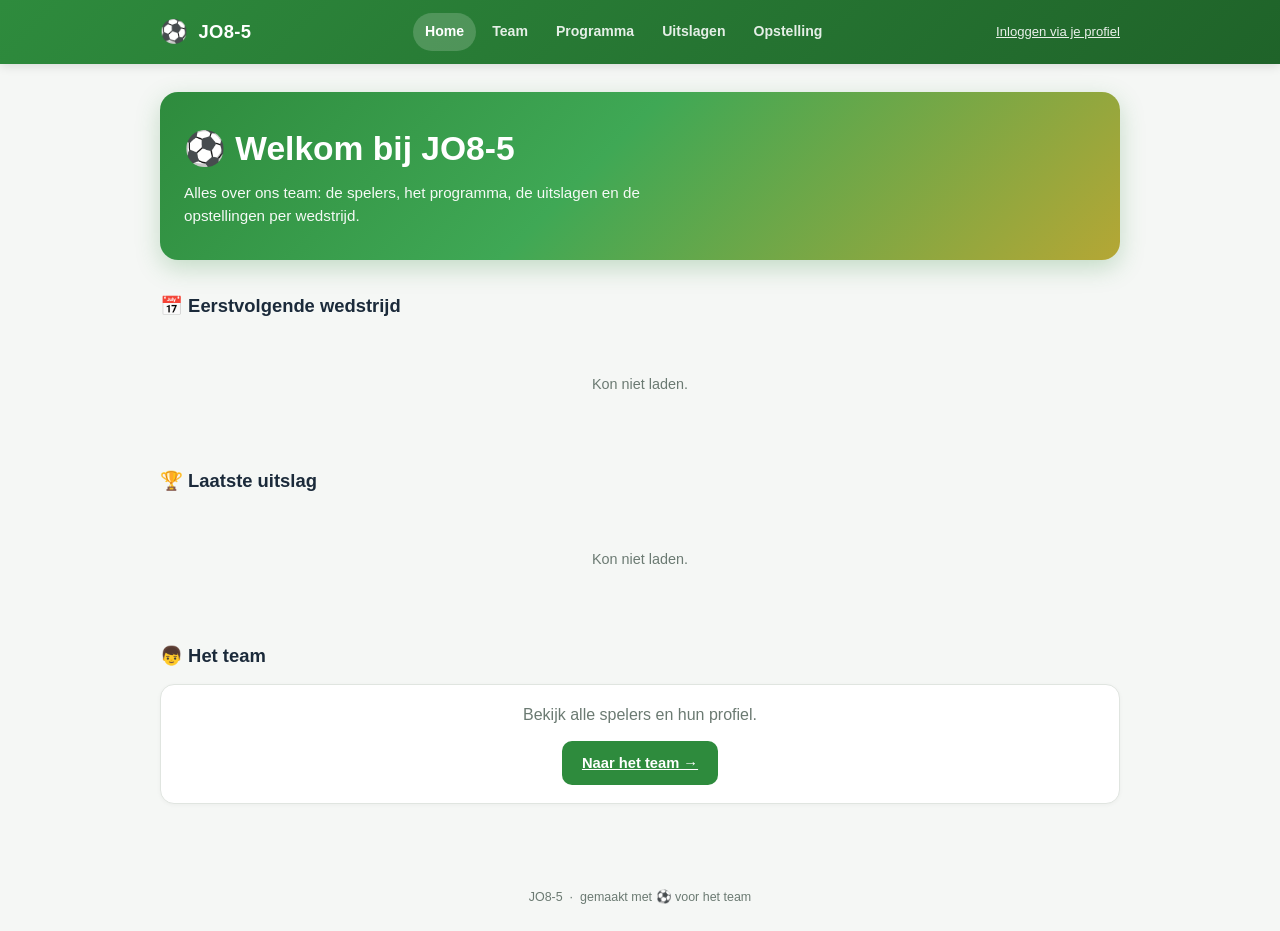
<file: index.html>
<!DOCTYPE html>
<html lang="nl">
<head>
<meta charset="UTF-8" />
<meta name="viewport" content="width=device-width, initial-scale=1.0" />
<title>JO8-5</title>
<meta name="description" content="Teamsite van voetbalteam JO8-5: spelers, programma, uitslagen en opstellingen." />
<link rel="stylesheet" href="style.css" />
</head>
<body>

<div id="content">
  <main>
    <div class="hero">
      <h1>⚽ Welkom bij JO8-5</h1>
      <p>Alles over ons team: de spelers, het programma, de uitslagen en de opstellingen per wedstrijd.</p>
    </div>

    <div class="sectie-titel">📅 Eerstvolgende wedstrijd</div>
    <div id="volgende-wedstrijd"><div class="leeg-melding">Laden…</div></div>

    <div class="sectie-titel">🏆 Laatste uitslag</div>
    <div id="laatste-uitslag"><div class="leeg-melding">Laden…</div></div>

    <div class="sectie-titel">👦 Het team</div>
    <div class="card" style="text-align:center">
      <p style="margin-bottom:14px;color:var(--text-muted)">Bekijk alle spelers en hun profiel.</p>
      <a href="spelers.html" class="btn">Naar het team →</a>
    </div>
  </main>
</div>

<script src="shared.js"></script>
<script>
renderHeader('home');
renderFooter();

async function laadHome() {
  const volgendeEl = document.getElementById('volgende-wedstrijd');
  const uitslagEl = document.getElementById('laatste-uitslag');

  if (!IS_CONFIGURED) {
    const msg = '<div class="leeg-melding"><div class="icoon">🔧</div>De site is nog niet gekoppeld aan de database.</div>';
    volgendeEl.innerHTML = msg;
    uitslagEl.innerHTML = msg;
    return;
  }

  try {
    const resp = await fetch(`${SUPABASE_URL}/rest/v1/wedstrijden?eigen_score=is.null&order=datum.asc&limit=1`, { headers: HEADERS });
    const data = await resp.json();
    if (data && data.length > 0) {
      const w = data[0];
      volgendeEl.innerHTML = `
        <div class="card">
          <div class="wedstrijd-rij" style="border:none;padding:0">
            <div class="wedstrijd-datum">${formatDatum(w.datum)}${w.tijd ? ' · ' + w.tijd.slice(0,5) : ''}</div>
            <div class="wedstrijd-info">
              <div class="wedstrijd-tegenstander">JO8-5 ${w.thuis_uit === 'uit' ? '−' : 'vs'} ${escapeHtml(w.tegenstander)}</div>
              <div class="wedstrijd-detail">
                ${w.thuis_uit ? `<span class="badge-thuis-uit ${w.thuis_uit}">${w.thuis_uit}</span>` : ''}
                ${w.locatie ? ' · ' + escapeHtml(w.locatie) : ''}
              </div>
            </div>
          </div>
        </div>`;
    } else {
      volgendeEl.innerHTML = '<div class="leeg-melding"><div class="icoon">📭</div>Nog geen wedstrijd op het programma.</div>';
    }
  } catch (e) {
    volgendeEl.innerHTML = '<div class="leeg-melding">Kon niet laden.</div>';
  }

  try {
    const resp = await fetch(`${SUPABASE_URL}/rest/v1/wedstrijden?eigen_score=not.is.null&order=datum.desc&limit=1`, { headers: HEADERS });
    const data = await resp.json();
    if (data && data.length > 0) {
      const w = data[0];
      uitslagEl.innerHTML = `
        <div class="card">
          <div class="wedstrijd-rij" style="border:none;padding:0">
            <div class="wedstrijd-datum">${formatDatum(w.datum)}</div>
            <div class="wedstrijd-info">
              <div class="wedstrijd-tegenstander">JO8-5 ${w.thuis_uit === 'uit' ? '−' : 'vs'} ${escapeHtml(w.tegenstander)}</div>
            </div>
            <div class="wedstrijd-score">${w.eigen_score} - ${w.tegen_score}</div>
            ${w.verslag ? `<div class="wedstrijd-verslag">${escapeHtml(w.verslag)}</div>` : ''}
          </div>
        </div>`;
    } else {
      uitslagEl.innerHTML = '<div class="leeg-melding"><div class="icoon">⚽</div>Nog geen wedstrijden gespeeld.</div>';
    }
  } catch (e) {
    uitslagEl.innerHTML = '<div class="leeg-melding">Kon niet laden.</div>';
  }
}

laadHome();
</script>
</body>
</html>
</file>
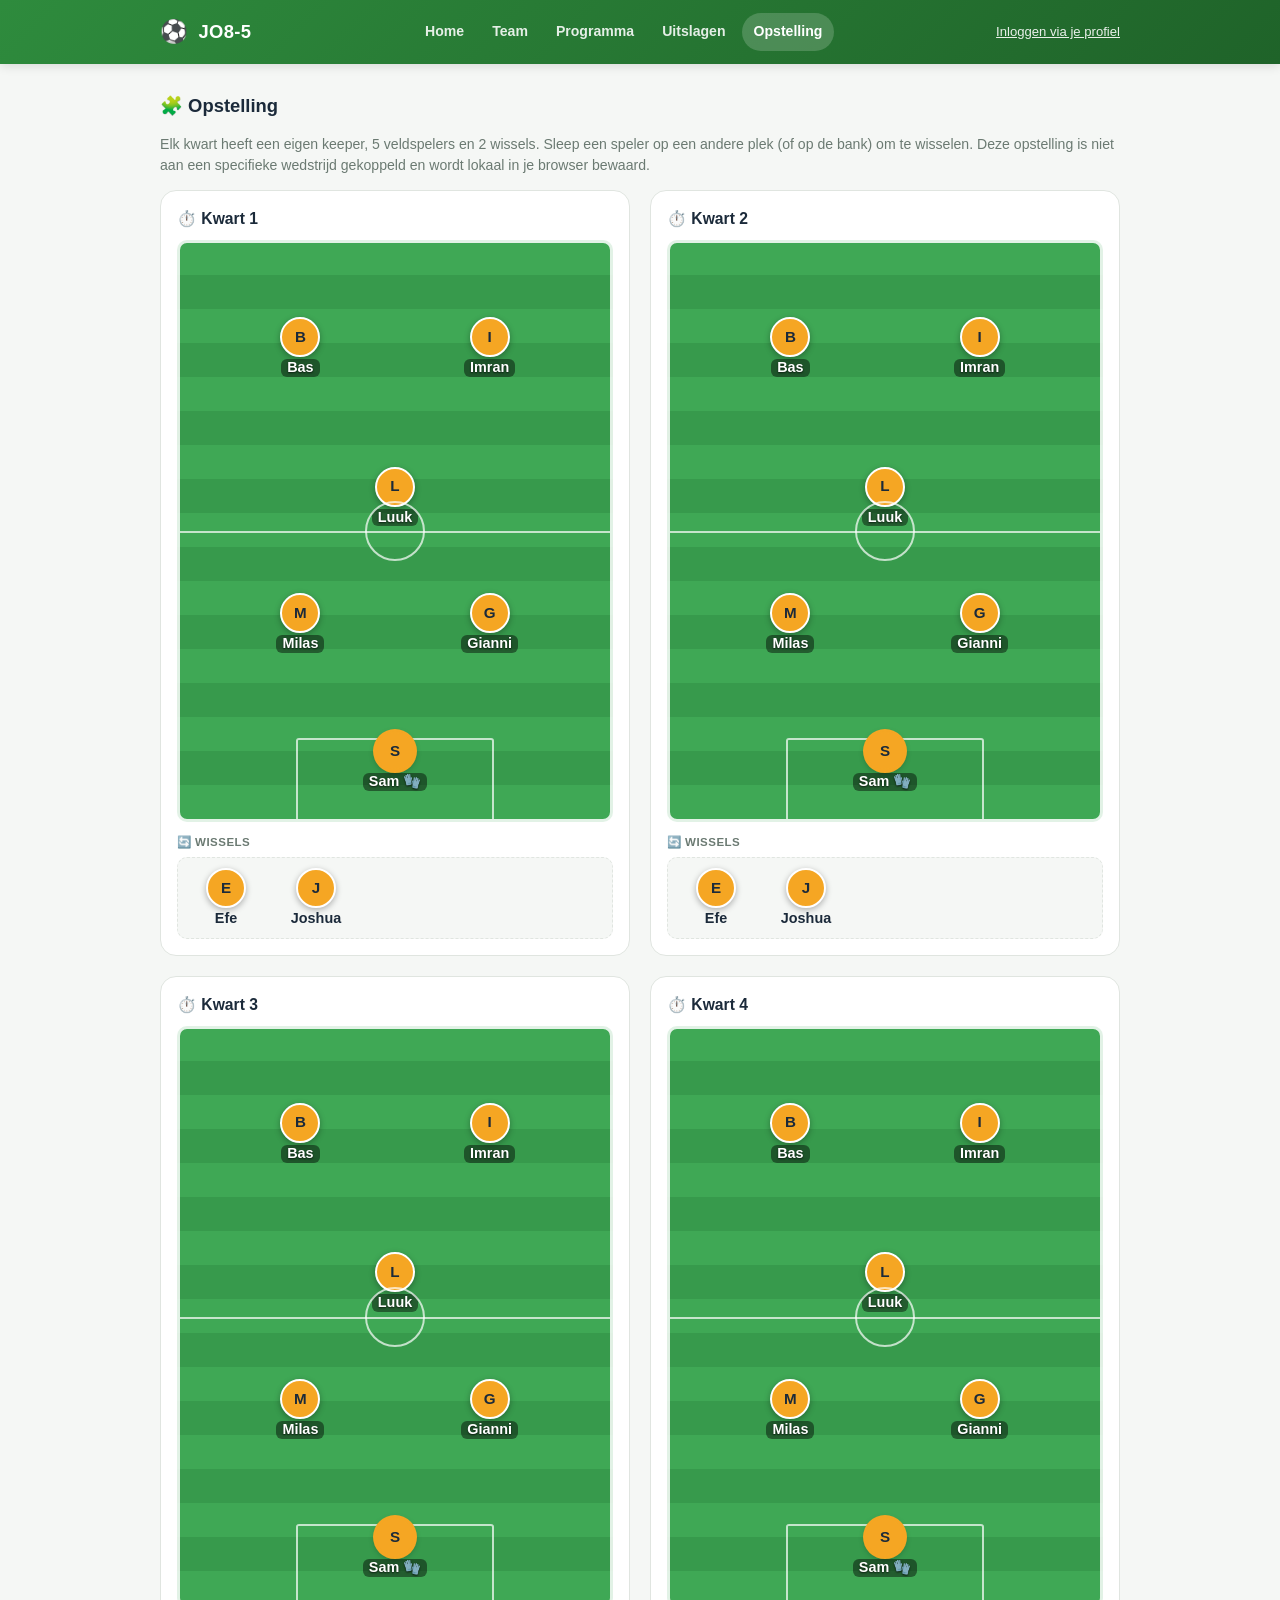
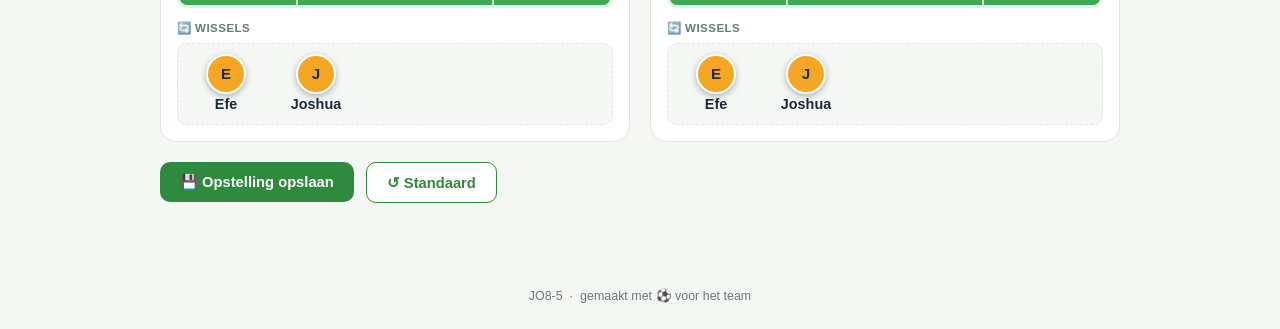
<file: opstelling.html>
<!DOCTYPE html>
<html lang="nl">
<head>
<meta charset="UTF-8" />
<meta name="viewport" content="width=device-width, initial-scale=1.0" />
<title>Opstelling – JO8-5</title>
<link rel="stylesheet" href="style.css" />
</head>
<body>

<main>
  <div class="sectie-titel" style="margin-top:0">🧩 Opstelling</div>
  <p style="color:var(--text-muted);font-size:0.88rem;margin-bottom:14px">Elk kwart heeft een eigen keeper, 5 veldspelers en 2 wissels. Sleep een speler op een andere plek (of op de bank) om te wisselen. Deze opstelling is niet aan een specifieke wedstrijd gekoppeld en wordt lokaal in je browser bewaard.</p>

  <div id="opstelling-inhoud"><div class="leeg-melding">Laden…</div></div>
</main>

<script src="shared.js"></script>
<script>
renderHeader('opstelling');
renderFooter();

// Deze pagina werkt zonder database: de spelers komen uit SPELERS_NAMEN
// (shared.js) en de opstelling wordt lokaal opgeslagen (localStorage),
// niet gekoppeld aan een wedstrijd uit Supabase.
const MAG_BEWERKEN = true;
const LOKALE_OPSLAG_KEY = 'jo85_opstelling_lokaal';

// Vaste veldposities: index 0 = keeper, 1-2 = verdedigers, 3 = middenvelder, 4-5 = aanvallers
// Opstelling 2-1-2: keeper, 2 verdedigers, 1 middenvelder (mid-mid), 2 aanvallers
const POSITIES = [
  { x: 50, y: 90, rol: 'keeper' },
  { x: 28, y: 66 }, { x: 72, y: 66 },   // verdedigers
  { x: 50, y: 44 },                      // middenvelder
  { x: 28, y: 18 }, { x: 72, y: 18 },   // aanvallers
];

const SPELERS = SPELERS_NAMEN.map((naam, i) => ({ id: i + 1, naam, foto_url: null }));
const SPELERS_BY_ID = Object.fromEntries(SPELERS.map(s => [s.id, s]));
let KWART_DATA = {}; // { 1: {spelers:[id x6], wissels:[id x2]}, 2: {...}, 3: {...}, 4: {...} }

function chipHtml(spelerId, kwart, slotType, slotIndex, rol) {
  const s = SPELERS_BY_ID[spelerId];
  if (!s) return '';
  const foto = s.foto_url
    ? `<img class="chip-foto" src="${s.foto_url}" alt="" onerror="this.outerHTML='<div class=chip-avatar>${escapeHtml((s.naam||'?')[0])}</div>'" />`
    : `<div class="chip-avatar">${escapeHtml((s.naam||'?')[0])}</div>`;
  return `
    <div class="speler-chip ${rol==='keeper'?'keeper':''} ${MAG_BEWERKEN?'':'niet-bewerkbaar'}"
         data-kwart="${kwart}" data-slot-type="${slotType}" data-slot-index="${slotIndex}" data-speler-id="${spelerId}">
      ${foto}
      <div class="chip-naam">${escapeHtml(s.naam)}${rol==='keeper' ? ' 🧤' : ''}</div>
    </div>`;
}

function renderKwart(kwart) {
  const data = KWART_DATA[kwart];
  const veldSlots = POSITIES.map((pos, i) => `
    <div class="veld-slot" style="left:${pos.x}%;top:${pos.y}%">
      ${chipHtml(data.spelers[i], kwart, 'veld', i, pos.rol)}
    </div>`).join('');

  const bankChips = data.wissels.map((id, i) => chipHtml(id, kwart, 'bank', i, null)).join('');

  return `
    <div class="kwart-blok" data-kwart-blok="${kwart}">
      <div class="kwart-titel">⏱️ Kwart ${kwart}</div>
      <div class="veld" data-kwart-veld="${kwart}">
        <div class="goal-box"></div>
        ${veldSlots}
      </div>
      <div class="bank-wrap">
        <div class="bank-titel">🔄 Wissels</div>
        <div class="bank-rij" data-kwart-bank="${kwart}">${bankChips}</div>
      </div>
    </div>`;
}

function renderAlleKwarten() {
  const wrap = document.getElementById('opstelling-inhoud');
  let html = `<div class="kwarten-grid">${[1,2,3,4].map(renderKwart).join('')}</div>`;
  if (MAG_BEWERKEN) {
    html += `
      <div style="margin-top:20px;display:flex;align-items:center;gap:12px">
        <button class="btn" id="btn-opslaan-opstelling">💾 Opstelling opslaan</button>
        <button class="btn secundair" id="btn-reset-opstelling">↺ Standaard</button>
        <span id="opslaan-status" style="font-size:0.85rem;color:var(--text-muted)"></span>
      </div>`;
  }
  wrap.innerHTML = html;
  if (MAG_BEWERKEN) {
    document.getElementById('btn-opslaan-opstelling').addEventListener('click', slaOpstellingOp);
    document.getElementById('btn-reset-opstelling').addEventListener('click', () => {
      if (!confirm('Terug naar de standaardindeling? Lokaal opgeslagen wijzigingen gaan verloren.')) return;
      localStorage.removeItem(LOKALE_OPSLAG_KEY);
      KWART_DATA = { 1: standaardKwartData(), 2: standaardKwartData(), 3: standaardKwartData(), 4: standaardKwartData() };
      renderAlleKwarten();
    });
    koppelSleepEvents();
  }
}

// ============ Slepen (pointer events — werkt met muis én touch) ============
let dragState = null; // { spelerId, vanuitKwart, vanuitType, vanuitIndex, ghostEl }

function koppelSleepEvents() {
  document.querySelectorAll('.speler-chip').forEach(chip => {
    chip.addEventListener('pointerdown', onChipPointerDown);
  });
}

function onChipPointerDown(e) {
  const chip = e.currentTarget;
  e.preventDefault();
  const spelerId = parseInt(chip.dataset.spelerId, 10);
  dragState = {
    spelerId,
    kwart: parseInt(chip.dataset.kwart, 10),
    vanuitType: chip.dataset.slotType,
    vanuitIndex: parseInt(chip.dataset.slotIndex, 10),
  };
  chip.classList.add('dragging');

  const ghost = chip.cloneNode(true);
  ghost.classList.remove('dragging');
  ghost.classList.add('sleep-ghost');
  ghost.style.left = e.clientX + 'px';
  ghost.style.top = e.clientY + 'px';
  document.body.appendChild(ghost);
  dragState.ghostEl = ghost;
  dragState.bronChip = chip;

  window.addEventListener('pointermove', onPointerMove);
  window.addEventListener('pointerup', onPointerUp, { once: true });
}

function onPointerMove(e) {
  if (!dragState) return;
  dragState.ghostEl.style.left = e.clientX + 'px';
  dragState.ghostEl.style.top = e.clientY + 'px';
}

function onPointerUp(e) {
  window.removeEventListener('pointermove', onPointerMove);
  if (!dragState) return;
  const { spelerId, kwart, vanuitType, vanuitIndex, ghostEl, bronChip } = dragState;
  ghostEl.remove();
  bronChip.classList.remove('dragging');

  // Zoek het element onder de vinger/muis, binnen hetzelfde kwart
  ghostEl.style.display = 'none';
  const onder = document.elementFromPoint(e.clientX, e.clientY);
  dragState = null;
  if (!onder) return;

  const veldEl = onder.closest(`[data-kwart-veld="${kwart}"]`);
  const bankEl = onder.closest(`[data-kwart-bank="${kwart}"]`);

  let doelType = null, doelIndex = null;
  if (veldEl) {
    // Bepaal dichtstbijzijnde veldpositie t.o.v. de dropcoördinaat
    const rect = veldEl.getBoundingClientRect();
    const relX = ((e.clientX - rect.left) / rect.width) * 100;
    const relY = ((e.clientY - rect.top) / rect.height) * 100;
    let besteAfstand = Infinity;
    POSITIES.forEach((pos, i) => {
      const afstand = Math.hypot(pos.x - relX, pos.y - relY);
      if (afstand < besteAfstand) { besteAfstand = afstand; doelIndex = i; }
    });
    doelType = 'veld';
  } else if (bankEl) {
    const chipOnder = onder.closest('.speler-chip');
    doelType = 'bank';
    doelIndex = chipOnder ? parseInt(chipOnder.dataset.slotIndex, 10) : (KWART_DATA[kwart].wissels.length > 0 ? 0 : 0);
  } else {
    return; // buiten een geldig doel losgelaten
  }

  if (doelType === vanuitType && doelIndex === vanuitIndex) return; // zelfde plek

  // Wissel de twee spelers om
  const data = KWART_DATA[kwart];
  const bron = vanuitType === 'veld' ? data.spelers : data.wissels;
  const doel = doelType === 'veld' ? data.spelers : data.wissels;
  const doelSpelerId = doel[doelIndex];
  doel[doelIndex] = spelerId;
  bron[vanuitIndex] = doelSpelerId;

  const wrap = document.getElementById('opstelling-inhoud');
  const blok = wrap.querySelector(`[data-kwart-blok="${kwart}"]`);
  blok.outerHTML = renderKwart(kwart);
  koppelSleepEvents();
}

// ============ Data laden/opslaan (lokaal — geen database) ============
function standaardKwartData() {
  const ids = SPELERS.map(s => s.id);
  return { spelers: ids.slice(0, 6), wissels: ids.slice(6, 8) };
}

function laadOpstellingen() {
  KWART_DATA = { 1: standaardKwartData(), 2: standaardKwartData(), 3: standaardKwartData(), 4: standaardKwartData() };
  try {
    const raw = localStorage.getItem(LOKALE_OPSLAG_KEY);
    if (raw) {
      const opgeslagen = JSON.parse(raw);
      [1, 2, 3, 4].forEach(kwart => {
        const r = opgeslagen[kwart];
        if (r && Array.isArray(r.spelers) && r.spelers.length === 6) {
          KWART_DATA[kwart] = { spelers: r.spelers.slice(), wissels: (r.wissels || []).slice() };
        }
      });
    }
  } catch (e) { /* val terug op standaardindeling */ }

  renderAlleKwarten();
}

function slaOpstellingOp() {
  const status = document.getElementById('opslaan-status');
  try {
    localStorage.setItem(LOKALE_OPSLAG_KEY, JSON.stringify(KWART_DATA));
    status.textContent = '✓ Opgeslagen op dit apparaat!';
    setTimeout(() => { status.textContent = ''; }, 2500);
  } catch (e) {
    status.textContent = 'Opslaan mislukt.';
  }
}

laadOpstellingen();
</script>
</body>
</html>
</file>
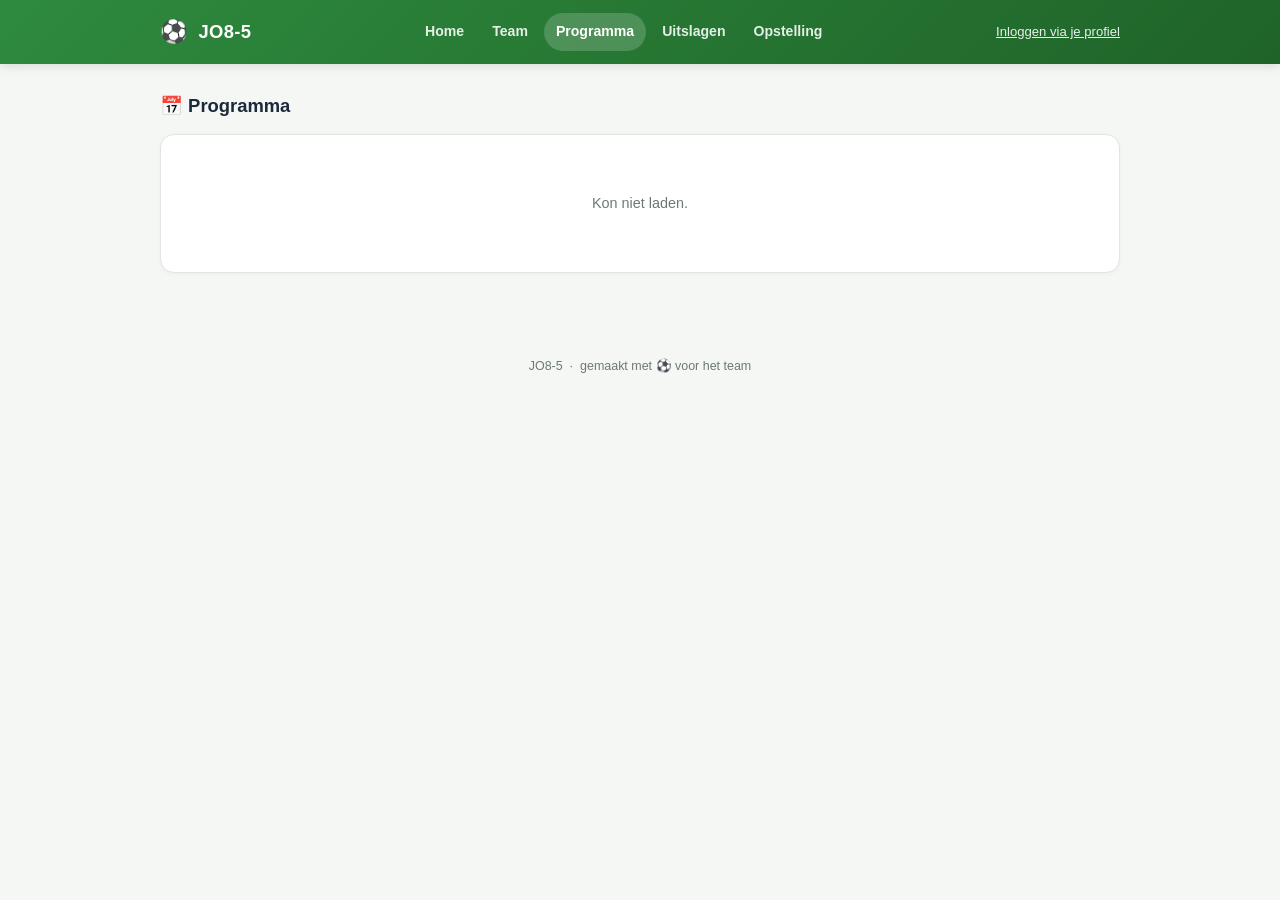
<file: programma.html>
<!DOCTYPE html>
<html lang="nl">
<head>
<meta charset="UTF-8" />
<meta name="viewport" content="width=device-width, initial-scale=1.0" />
<title>Programma – JO8-5</title>
<link rel="stylesheet" href="style.css" />
</head>
<body>

<main>
  <div class="sectie-titel" style="margin-top:0">📅 Programma</div>
  <div class="card"><div id="programma-lijst"><div class="leeg-melding">Laden…</div></div></div>

  <div id="beheer-zone"></div>
</main>

<script src="shared.js"></script>
<script>
renderHeader('programma');
renderFooter();

const sessie = huidigeSessie();

function wedstrijdRij(w, magBewerken) {
  return `
    <div class="wedstrijd-rij" data-id="${w.id}">
      <div class="wedstrijd-datum">${formatDatum(w.datum)}${w.tijd ? ' · ' + w.tijd.slice(0,5) : ''}</div>
      <div class="wedstrijd-info">
        <div class="wedstrijd-tegenstander">JO8-5 ${w.thuis_uit === 'uit' ? '−' : 'vs'} ${escapeHtml(w.tegenstander)}</div>
        <div class="wedstrijd-detail">
          ${w.thuis_uit ? `<span class="badge-thuis-uit ${w.thuis_uit}">${w.thuis_uit}</span>` : ''}
          ${w.locatie ? ' · ' + escapeHtml(w.locatie) : ''}
        </div>
      </div>
      ${magBewerken ? `
        <div style="display:flex;gap:6px">
          <button class="btn secundair klein" onclick="bewerkWedstrijd(${w.id})">✏️</button>
          <button class="btn secundair klein" onclick="verwijderWedstrijd(${w.id})">🗑️</button>
        </div>` : ''}
    </div>`;
}

async function laadProgramma() {
  const lijst = document.getElementById('programma-lijst');
  if (!IS_CONFIGURED) { lijst.innerHTML = '<div class="leeg-melding"><div class="icoon">🔧</div>Nog niet gekoppeld aan de database.</div>'; return; }
  try {
    const resp = await fetch(`${SUPABASE_URL}/rest/v1/wedstrijden?eigen_score=is.null&order=datum.asc`, { headers: HEADERS });
    const data = await resp.json();
    if (!data || data.length === 0) { lijst.innerHTML = '<div class="leeg-melding"><div class="icoon">📭</div>Nog geen wedstrijden op het programma.</div>'; return; }
    lijst.innerHTML = data.map(w => wedstrijdRij(w, sessie && sessie.isBeheerder)).join('');
  } catch (e) {
    lijst.innerHTML = '<div class="leeg-melding">Kon niet laden.</div>';
  }
}

async function verwijderWedstrijd(id) {
  if (!confirm('Deze wedstrijd verwijderen?')) return;
  await fetch(`${SUPABASE_URL}/rest/v1/wedstrijden?id=eq.${id}`, { method: 'DELETE', headers: HEADERS });
  laadProgramma();
}

async function bewerkWedstrijd(id) {
  const resp = await fetch(`${SUPABASE_URL}/rest/v1/wedstrijden?id=eq.${id}&select=*`, { headers: HEADERS });
  const [w] = await resp.json();
  toonForm(w);
}

function toonForm(w) {
  const isNieuw = !w;
  const zone = document.getElementById('beheer-zone');
  zone.innerHTML = `
    <div class="sectie-titel">${isNieuw ? '➕ Wedstrijd toevoegen' : '✏️ Wedstrijd bewerken'}</div>
    <div class="card">
      <form class="form" id="wedstrijd-form">
        <div class="form-row">
          <div class="form-group"><label>Datum</label><input type="date" id="w-datum" value="${w?.datum || ''}" required /></div>
          <div class="form-group"><label>Tijd</label><input type="time" id="w-tijd" value="${w?.tijd ? w.tijd.slice(0,5) : ''}" /></div>
        </div>
        <div class="form-row">
          <div class="form-group"><label>Tegenstander</label><input type="text" id="w-tegenstander" value="${w?.tegenstander ? escapeHtml(w.tegenstander) : ''}" required /></div>
          <div class="form-group"><label>Thuis/uit</label>
            <select id="w-thuisuit">
              <option value="thuis" ${w?.thuis_uit==='thuis'?'selected':''}>Thuis</option>
              <option value="uit" ${w?.thuis_uit==='uit'?'selected':''}>Uit</option>
            </select>
          </div>
        </div>
        <div class="form-group"><label>Locatie</label><input type="text" id="w-locatie" value="${w?.locatie ? escapeHtml(w.locatie) : ''}" /></div>
        <div class="fout-melding" id="w-fout">Opslaan mislukt.</div>
        <div style="display:flex;gap:10px">
          <button type="submit" class="btn">Opslaan</button>
          <button type="button" class="btn secundair" onclick="document.getElementById('beheer-zone').innerHTML=''">Annuleren</button>
        </div>
      </form>
    </div>`;

  document.getElementById('wedstrijd-form').addEventListener('submit', async (e) => {
    e.preventDefault();
    const body = {
      datum: document.getElementById('w-datum').value,
      tijd: document.getElementById('w-tijd').value || null,
      tegenstander: document.getElementById('w-tegenstander').value.trim(),
      thuis_uit: document.getElementById('w-thuisuit').value,
      locatie: document.getElementById('w-locatie').value.trim() || null,
    };
    try {
      const resp = isNieuw
        ? await fetch(`${SUPABASE_URL}/rest/v1/wedstrijden`, { method: 'POST', headers: { ...HEADERS, Prefer: 'return=minimal' }, body: JSON.stringify(body) })
        : await fetch(`${SUPABASE_URL}/rest/v1/wedstrijden?id=eq.${w.id}`, { method: 'PATCH', headers: { ...HEADERS, Prefer: 'return=minimal' }, body: JSON.stringify(body) });
      if (!resp.ok) throw new Error(await resp.text());
      document.getElementById('beheer-zone').innerHTML = '';
      laadProgramma();
    } catch (err) {
      document.getElementById('w-fout').classList.add('zichtbaar');
    }
  });
}

if (sessie && sessie.isBeheerder) {
  document.getElementById('beheer-zone').insertAdjacentHTML('beforeend', `<div style="margin-top:20px"><button class="btn" onclick="toonForm(null)">➕ Wedstrijd toevoegen</button></div>`);
}

laadProgramma();
</script>
</body>
</html>
</file>
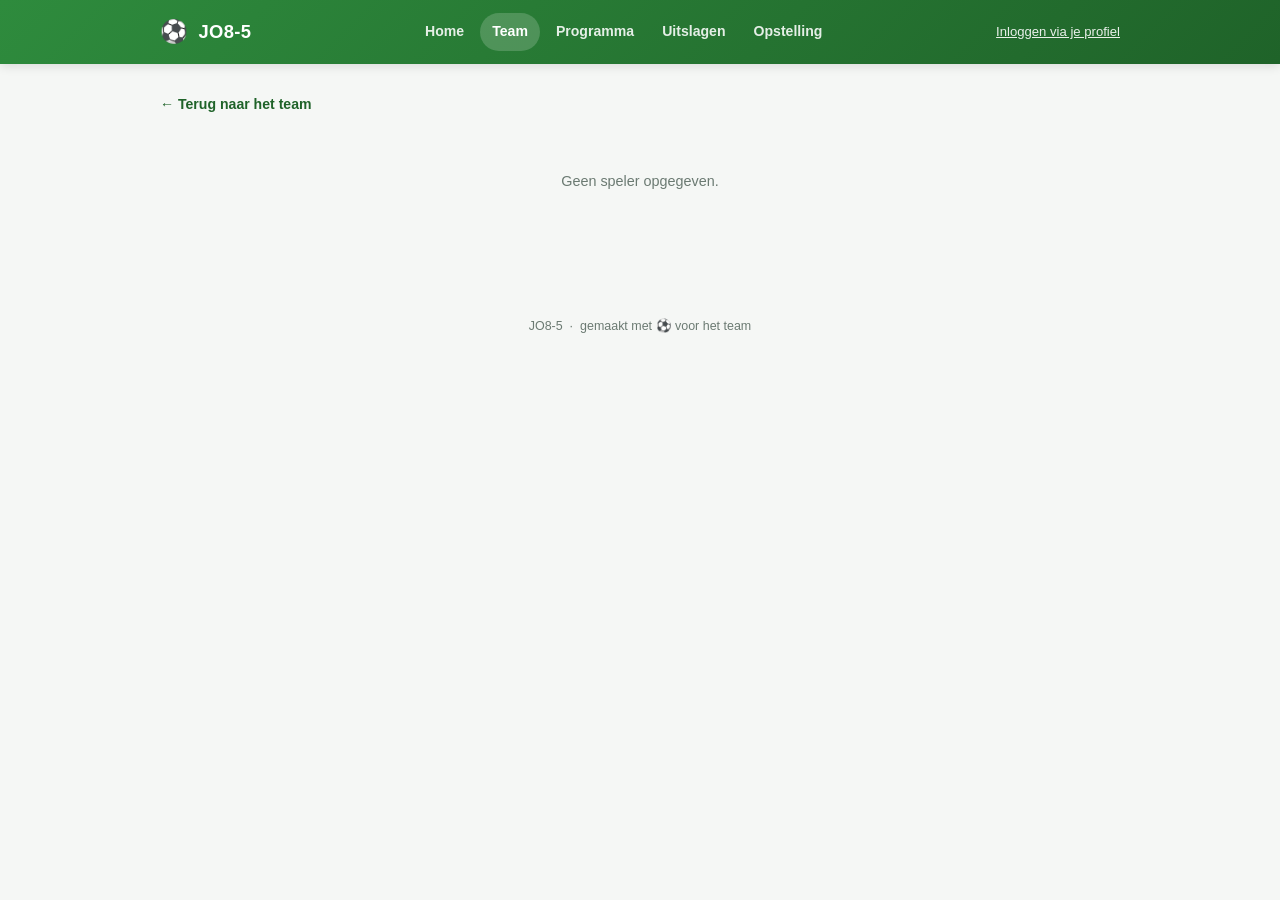
<file: speler.html>
<!DOCTYPE html>
<html lang="nl">
<head>
<meta charset="UTF-8" />
<meta name="viewport" content="width=device-width, initial-scale=1.0" />
<title>Speler – JO8-5</title>
<link rel="stylesheet" href="style.css" />
</head>
<body>

<main>
  <a href="spelers.html" style="display:inline-block;margin-bottom:16px;color:var(--groen-dark);font-weight:700;font-size:0.88rem;text-decoration:none">← Terug naar het team</a>
  <div id="speler-inhoud"><div class="leeg-melding">Laden…</div></div>
</main>

<script src="shared.js"></script>
<script>
renderHeader('spelers');
renderFooter();

const params = new URLSearchParams(window.location.search);
const NAAM = params.get('naam');
let huidigeSpeler = null;

function tweebenigheidBar(waarde) {
  const w = waarde == null ? 50 : waarde;
  return `
    <div class="slider-wrap">
      <div style="position:relative;height:10px;background:var(--grey-border);border-radius:999px">
        <div style="position:absolute;top:-4px;left:calc(${w}% - 9px);width:18px;height:18px;border-radius:50%;background:var(--groen);border:3px solid white;box-shadow:0 1px 4px rgba(0,0,0,0.25)"></div>
      </div>
      <div class="slider-labels"><span>🦶 Linkspoot</span><span>Rechtspoot 🦶</span></div>
    </div>`;
}

function renderBekijkModus(s, magBewerken) {
  const html = `
    <div class="sectie-titel" style="margin-top:0">
      ${s.foto_url
        ? `<img src="${s.foto_url}" alt="${escapeHtml(s.naam)}" style="width:56px;height:56px;border-radius:50%;object-fit:cover;border:3px solid var(--groen-light)" onerror="this.outerHTML='<div class=speler-avatar style=width:56px;height:56px;font-size:1.3rem>⚽</div>'" />`
        : `<div class="speler-avatar" style="width:56px;height:56px;font-size:1.3rem">⚽</div>`}
      ${escapeHtml(s.naam)} ${s.rugnummer ? `<span style="color:var(--text-muted);font-weight:600">#${s.rugnummer}</span>` : ''}
    </div>

    <div class="card">
      <div class="feit-lijst">
        <div class="feit"><span class="label">🍕 Lievelingseten</span><span class="waarde">${escapeHtml(s.favoriete_eten)}</span></div>
        <div class="feit"><span class="label">❤️ Houdt van</span><span class="waarde">${escapeHtml(s.houdt_van)}</span></div>
        <div class="feit"><span class="label">⭐ Idool</span><span class="waarde">${escapeHtml(s.favoriete_speler)}</span></div>
        <div class="feit"><span class="label">🏟️ Favoriete club</span><span class="waarde">${escapeHtml(s.favoriete_club)}</span></div>
      </div>

      <div class="sectie-titel" style="font-size:0.95rem">🦵 Tweebenigheid</div>
      ${tweebenigheidBar(s.tweebenigheid)}

      <div class="sectie-titel" style="font-size:0.95rem">🤹 Hooghouden-record</div>
      <div class="stat-blok"><span class="getal">${s.hooghouden_record ?? 0}</span> keer</div>
    </div>

    <div id="login-of-bewerk" style="margin-top:20px"></div>
  `;
  document.getElementById('speler-inhoud').innerHTML = html;

  const zone = document.getElementById('login-of-bewerk');
  if (magBewerken) {
    zone.innerHTML = `<button class="btn secundair" id="btn-bewerken">✏️ Profiel bewerken</button>`;
    document.getElementById('btn-bewerken').addEventListener('click', () => renderBewerkModus(s));
  } else {
    zone.innerHTML = `
      <div class="card">
        <div class="sectie-titel" style="margin-top:0;font-size:0.95rem">🔐 Ben jij ${escapeHtml(s.naam)} (of een ouder)?</div>
        <p style="font-size:0.85rem;color:var(--text-muted);margin-bottom:10px">Log in om dit profiel bij te werken. Gebruikersnaam én wachtwoord zijn allebei "<strong>${escapeHtml(s.naam)}JO85</strong>".</p>
        <form class="form" id="login-form" style="margin-top:0">
          <div class="form-row">
            <div class="form-group"><label>Gebruikersnaam</label><input type="text" id="login-gebruikersnaam" placeholder="${escapeHtml(s.naam)}JO85" /></div>
            <div class="form-group"><label>Wachtwoord</label><input type="password" id="login-wachtwoord" placeholder="${escapeHtml(s.naam)}JO85" /></div>
          </div>
          <div class="fout-melding" id="login-fout">Onjuiste inloggegevens.</div>
          <button type="submit" class="btn">Inloggen</button>
        </form>
      </div>`;
    document.getElementById('login-form').addEventListener('submit', async (e) => {
      e.preventDefault();
      const gebruikersnaam = document.getElementById('login-gebruikersnaam').value;
      const wachtwoord = document.getElementById('login-wachtwoord').value;
      const fout = document.getElementById('login-fout');
      fout.classList.remove('zichtbaar');
      const sessie = await inloggen(gebruikersnaam, wachtwoord);
      if (!sessie) { fout.classList.add('zichtbaar'); return; }
      window.location.reload();
    });
  }
}

function renderBewerkModus(s) {
  document.getElementById('speler-inhoud').innerHTML = `
    <div class="sectie-titel" style="margin-top:0">✏️ Profiel van ${escapeHtml(s.naam)} bewerken</div>
    <div class="card">
      <form class="form" id="bewerk-form">
        <div class="form-group">
          <label>Profielfoto (URL)</label>
          <input type="text" id="f-foto" value="${s.foto_url ? escapeHtml(s.foto_url) : ''}" placeholder="https://..." />
          <p style="font-size:0.75rem;color:var(--text-muted);margin-top:4px">Upload een foto hieronder, of plak zelf een link.</p>
          <input type="file" id="f-foto-bestand" accept="image/*" style="margin-top:8px" />
          <div id="upload-status" style="font-size:0.8rem;color:var(--text-muted);margin-top:6px"></div>
        </div>
        <div class="form-row">
          <div class="form-group"><label>🍕 Lievelingseten</label><input type="text" id="f-eten" value="${s.favoriete_eten ? escapeHtml(s.favoriete_eten) : ''}" /></div>
          <div class="form-group"><label>❤️ Houdt van</label><input type="text" id="f-houdtvan" value="${s.houdt_van ? escapeHtml(s.houdt_van) : ''}" /></div>
        </div>
        <div class="form-row">
          <div class="form-group"><label>⭐ Favoriete speler</label><input type="text" id="f-speler" value="${s.favoriete_speler ? escapeHtml(s.favoriete_speler) : ''}" /></div>
          <div class="form-group"><label>🏟️ Favoriete club</label><input type="text" id="f-club" value="${s.favoriete_club ? escapeHtml(s.favoriete_club) : ''}" /></div>
        </div>
        <div class="form-group">
          <label>🦵 Tweebenigheid</label>
          <input type="range" id="f-tweebenig" min="0" max="100" value="${s.tweebenigheid ?? 50}" />
          <div class="slider-labels"><span>🦶 Linkspoot</span><span>Rechtspoot 🦶</span></div>
        </div>
        <div class="form-group">
          <label>🤹 Hooghouden-record</label>
          <input type="number" id="f-hooghouden" min="0" value="${s.hooghouden_record ?? 0}" />
        </div>
        <div class="fout-melding" id="bewerk-fout">Opslaan mislukt. Probeer het opnieuw.</div>
        <div class="succes-melding" id="bewerk-succes">Opgeslagen!</div>
        <div style="display:flex;gap:10px">
          <button type="submit" class="btn">Opslaan</button>
          <button type="button" class="btn secundair" id="btn-annuleren">Annuleren</button>
        </div>
      </form>
    </div>
  `;

  document.getElementById('btn-annuleren').addEventListener('click', () => laadSpeler());

  document.getElementById('f-foto-bestand').addEventListener('change', async (e) => {
    const file = e.target.files[0];
    if (!file) return;
    const statusEl = document.getElementById('upload-status');
    statusEl.textContent = 'Bezig met uploaden…';
    try {
      const pad = `${s.naam.toLowerCase()}-${Date.now()}-${file.name}`;
      const resp = await fetch(`${SUPABASE_URL}/storage/v1/object/fotos/${encodeURIComponent(pad)}`, {
        method: 'POST',
        headers: { apikey: ANON_KEY, Authorization: `Bearer ${ANON_KEY}`, 'Content-Type': file.type },
        body: file
      });
      if (!resp.ok) throw new Error(await resp.text());
      const publicUrl = `${SUPABASE_URL}/storage/v1/object/public/fotos/${pad}`;
      document.getElementById('f-foto').value = publicUrl;
      statusEl.textContent = '✓ Geüpload!';
    } catch (err) {
      statusEl.textContent = 'Upload mislukt — controleer of de Storage-bucket "fotos" bestaat en publiek is.';
    }
  });

  document.getElementById('bewerk-form').addEventListener('submit', async (e) => {
    e.preventDefault();
    const foutEl = document.getElementById('bewerk-fout');
    const succesEl = document.getElementById('bewerk-succes');
    foutEl.classList.remove('zichtbaar'); succesEl.classList.remove('zichtbaar');

    const body = {
      foto_url: document.getElementById('f-foto').value.trim() || null,
      favoriete_eten: document.getElementById('f-eten').value.trim() || null,
      houdt_van: document.getElementById('f-houdtvan').value.trim() || null,
      favoriete_speler: document.getElementById('f-speler').value.trim() || null,
      favoriete_club: document.getElementById('f-club').value.trim() || null,
      tweebenigheid: parseInt(document.getElementById('f-tweebenig').value, 10),
      hooghouden_record: parseInt(document.getElementById('f-hooghouden').value, 10) || 0,
    };

    try {
      const resp = await fetch(`${SUPABASE_URL}/rest/v1/spelers?id=eq.${s.id}`, {
        method: 'PATCH', headers: { ...HEADERS, Prefer: 'return=minimal' }, body: JSON.stringify(body)
      });
      if (!resp.ok) throw new Error(await resp.text());
      succesEl.classList.add('zichtbaar');
      setTimeout(() => laadSpeler(), 700);
    } catch (err) {
      foutEl.classList.add('zichtbaar');
    }
  });
}

async function laadSpeler() {
  const zone = document.getElementById('speler-inhoud');
  if (!NAAM) { zone.innerHTML = '<div class="leeg-melding">Geen speler opgegeven.</div>'; return; }
  if (!IS_CONFIGURED) {
    zone.innerHTML = '<div class="leeg-melding"><div class="icoon">🔧</div>De site is nog niet gekoppeld aan de database.</div>';
    return;
  }
  try {
    const resp = await fetch(`${SUPABASE_URL}/rest/v1/spelers?naam=eq.${encodeURIComponent(NAAM)}&select=*`, { headers: HEADERS });
    const data = await resp.json();
    if (!data || data.length === 0) { zone.innerHTML = '<div class="leeg-melding">Speler niet gevonden.</div>'; return; }
    const s = data[0];
    const sessie = huidigeSessie();
    const magBewerken = sessie && sessie.naam.toLowerCase() === s.naam.toLowerCase();
    renderBekijkModus(s, magBewerken);
  } catch (e) {
    zone.innerHTML = '<div class="leeg-melding">Kon niet laden.</div>';
  }
}

document.title = (NAAM || 'Speler') + ' – JO8-5';
laadSpeler();
</script>
</body>
</html>
</file>
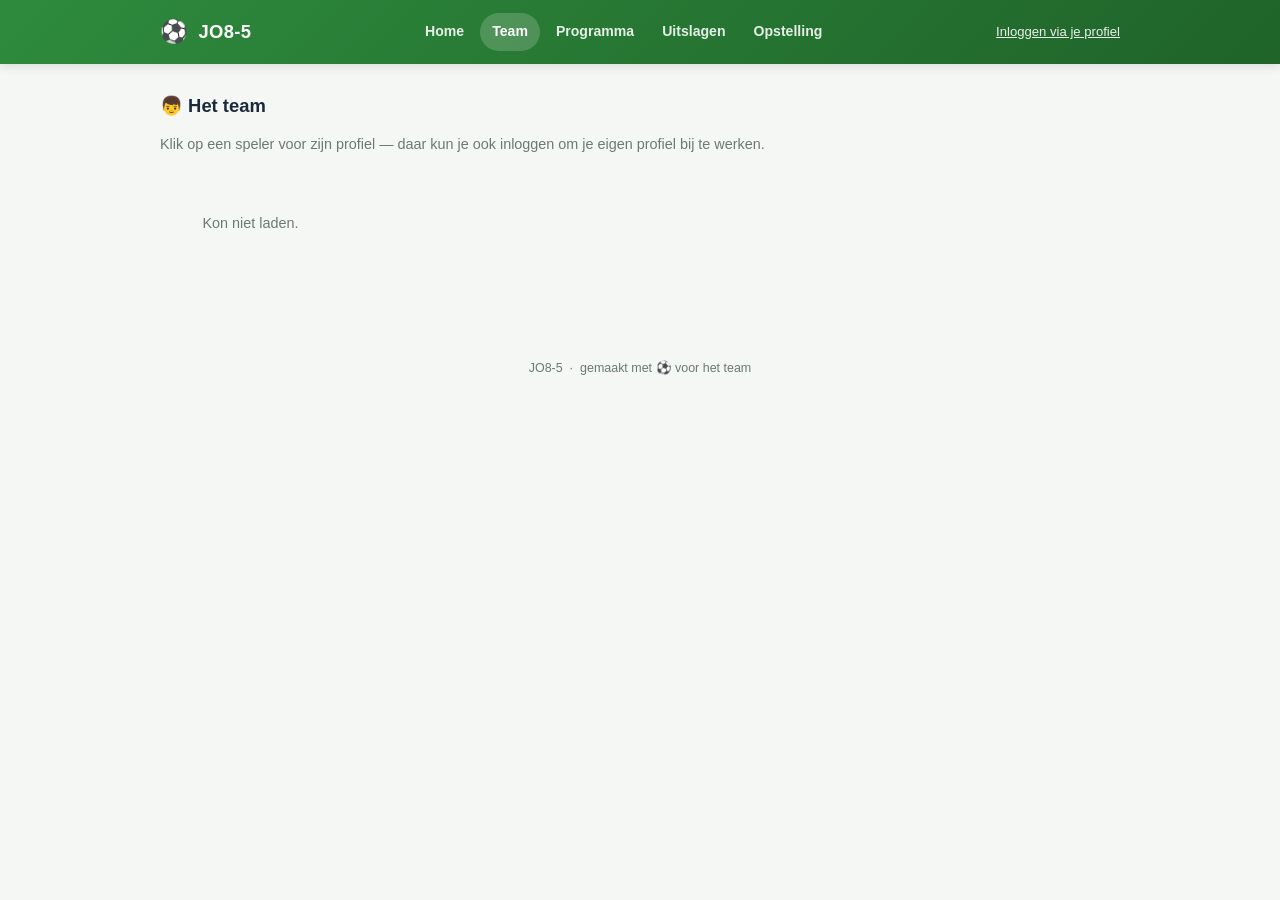
<file: spelers.html>
<!DOCTYPE html>
<html lang="nl">
<head>
<meta charset="UTF-8" />
<meta name="viewport" content="width=device-width, initial-scale=1.0" />
<title>Team – JO8-5</title>
<link rel="stylesheet" href="style.css" />
</head>
<body>

<main>
  <div class="sectie-titel">👦 Het team</div>
  <p style="color:var(--text-muted);margin-bottom:18px;font-size:0.9rem">Klik op een speler voor zijn profiel — daar kun je ook inloggen om je eigen profiel bij te werken.</p>
  <div class="grid" id="spelers-grid"></div>
</main>

<script src="shared.js"></script>
<script>
renderHeader('spelers');
renderFooter();

async function laadSpelers() {
  const grid = document.getElementById('spelers-grid');

  if (!IS_CONFIGURED) {
    grid.innerHTML = '<div class="leeg-melding"><div class="icoon">🔧</div>De site is nog niet gekoppeld aan de database.</div>';
    return;
  }

  try {
    const resp = await fetch(`${SUPABASE_URL}/rest/v1/spelers?select=naam,rugnummer,foto_url&order=naam.asc`, { headers: HEADERS });
    const spelers = await resp.json();
    if (!spelers || spelers.length === 0) {
      grid.innerHTML = '<div class="leeg-melding">Nog geen spelers gevonden.</div>';
      return;
    }
    grid.innerHTML = spelers.map(s => `
      <a class="speler-kaart" href="speler.html?naam=${encodeURIComponent(s.naam)}">
        ${s.foto_url
          ? `<img class="speler-foto" src="${s.foto_url}" alt="${escapeHtml(s.naam)}" onerror="this.outerHTML='<div class=speler-avatar>⚽</div>'" />`
          : `<div class="speler-avatar">⚽</div>`}
        <div class="speler-naam">${escapeHtml(s.naam)}</div>
        <div class="speler-rugnummer">${s.rugnummer ? '#' + s.rugnummer : ''}</div>
      </a>
    `).join('');
  } catch (e) {
    grid.innerHTML = '<div class="leeg-melding">Kon niet laden.</div>';
  }
}

laadSpelers();
</script>
</body>
</html>
</file>
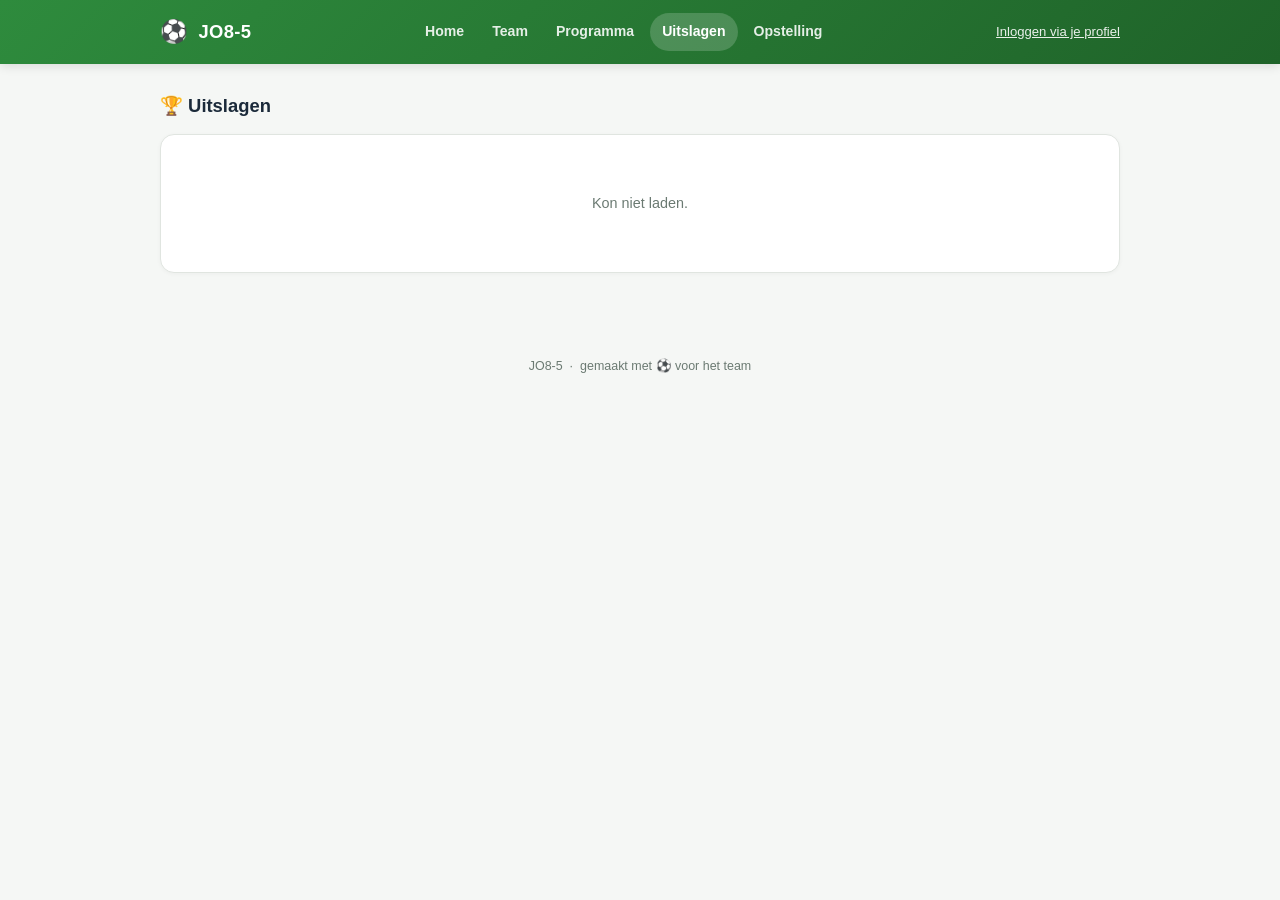
<file: uitslagen.html>
<!DOCTYPE html>
<html lang="nl">
<head>
<meta charset="UTF-8" />
<meta name="viewport" content="width=device-width, initial-scale=1.0" />
<title>Uitslagen – JO8-5</title>
<link rel="stylesheet" href="style.css" />
</head>
<body>

<main>
  <div class="sectie-titel" style="margin-top:0">🏆 Uitslagen</div>
  <div class="card"><div id="uitslagen-lijst"><div class="leeg-melding">Laden…</div></div></div>

  <div id="beheer-zone"></div>
</main>

<script src="shared.js"></script>
<script>
renderHeader('uitslagen');
renderFooter();

const sessie = huidigeSessie();

function uitslagRij(w, magBewerken) {
  return `
    <div class="wedstrijd-rij" data-id="${w.id}">
      <div class="wedstrijd-datum">${formatDatum(w.datum)}</div>
      <div class="wedstrijd-info">
        <div class="wedstrijd-tegenstander">JO8-5 ${w.thuis_uit === 'uit' ? '−' : 'vs'} ${escapeHtml(w.tegenstander)}</div>
        <div class="wedstrijd-detail">${w.thuis_uit ? `<span class="badge-thuis-uit ${w.thuis_uit}">${w.thuis_uit}</span>` : ''}</div>
      </div>
      <div class="wedstrijd-score">${w.eigen_score} - ${w.tegen_score}</div>
      ${magBewerken ? `<button class="btn secundair klein" onclick="bewerkUitslag(${w.id})">✏️</button>` : ''}
      ${w.verslag ? `<div class="wedstrijd-verslag">${escapeHtml(w.verslag)}</div>` : ''}
    </div>`;
}

async function laadUitslagen() {
  const lijst = document.getElementById('uitslagen-lijst');
  if (!IS_CONFIGURED) { lijst.innerHTML = '<div class="leeg-melding"><div class="icoon">🔧</div>Nog niet gekoppeld aan de database.</div>'; return; }
  try {
    const resp = await fetch(`${SUPABASE_URL}/rest/v1/wedstrijden?eigen_score=not.is.null&order=datum.desc`, { headers: HEADERS });
    const data = await resp.json();
    if (!data || data.length === 0) { lijst.innerHTML = '<div class="leeg-melding"><div class="icoon">⚽</div>Nog geen wedstrijden gespeeld.</div>'; return; }
    lijst.innerHTML = data.map(w => uitslagRij(w, sessie && sessie.isBeheerder)).join('');
  } catch (e) {
    lijst.innerHTML = '<div class="leeg-melding">Kon niet laden.</div>';
  }
}

async function bewerkUitslag(id) {
  const resp = await fetch(`${SUPABASE_URL}/rest/v1/wedstrijden?id=eq.${id}&select=*`, { headers: HEADERS });
  const [w] = await resp.json();
  toonUitslagForm(w);
}

function toonUitslagForm(w) {
  const zone = document.getElementById('beheer-zone');
  zone.innerHTML = `
    <div class="sectie-titel">✏️ Uitslag &amp; verslag: JO8-5 – ${escapeHtml(w.tegenstander)}</div>
    <div class="card">
      <form class="form" id="uitslag-form">
        <div class="form-row">
          <div class="form-group"><label>Doelpunten JO8-5</label><input type="number" id="u-eigen" min="0" value="${w.eigen_score ?? ''}" required /></div>
          <div class="form-group"><label>Doelpunten tegenstander</label><input type="number" id="u-tegen" min="0" value="${w.tegen_score ?? ''}" required /></div>
        </div>
        <div class="form-group"><label>Wedstrijdverslag</label><textarea id="u-verslag" placeholder="Hoe ging het?">${w.verslag ? escapeHtml(w.verslag) : ''}</textarea></div>
        <div class="fout-melding" id="u-fout">Opslaan mislukt.</div>
        <div style="display:flex;gap:10px">
          <button type="submit" class="btn">Opslaan</button>
          <button type="button" class="btn secundair" onclick="document.getElementById('beheer-zone').innerHTML=''">Annuleren</button>
        </div>
      </form>
    </div>`;

  document.getElementById('uitslag-form').addEventListener('submit', async (e) => {
    e.preventDefault();
    const body = {
      eigen_score: parseInt(document.getElementById('u-eigen').value, 10),
      tegen_score: parseInt(document.getElementById('u-tegen').value, 10),
      verslag: document.getElementById('u-verslag').value.trim() || null,
    };
    try {
      const resp = await fetch(`${SUPABASE_URL}/rest/v1/wedstrijden?id=eq.${w.id}`, { method: 'PATCH', headers: { ...HEADERS, Prefer: 'return=minimal' }, body: JSON.stringify(body) });
      if (!resp.ok) throw new Error(await resp.text());
      document.getElementById('beheer-zone').innerHTML = '';
      laadUitslagen();
    } catch (err) {
      document.getElementById('u-fout').classList.add('zichtbaar');
    }
  });
}

async function toonInvulKeuze() {
  const zone = document.getElementById('beheer-zone');
  if (!IS_CONFIGURED) return;
  const resp = await fetch(`${SUPABASE_URL}/rest/v1/wedstrijden?eigen_score=is.null&order=datum.asc&select=id,datum,tegenstander`, { headers: HEADERS });
  const data = await resp.json();
  if (!data || data.length === 0) {
    zone.innerHTML = '<p style="font-size:0.85rem;color:var(--text-muted)">Geen geplande wedstrijden om een uitslag aan te koppelen — voeg er eerst één toe via <a href="programma.html" style="color:var(--groen-dark);font-weight:700">Programma</a>.</p>';
    return;
  }
  zone.innerHTML = `
    <div class="card">
      <div class="form-group">
        <label>Voor welke wedstrijd wil je een uitslag invullen?</label>
        <select id="kies-wedstrijd">
          ${data.map(w => `<option value="${w.id}">${formatDatum(w.datum)} — vs ${escapeHtml(w.tegenstander)}</option>`).join('')}
        </select>
      </div>
      <button class="btn klein" style="margin-top:10px" onclick="kiesVoorInvullen()">Verder</button>
    </div>`;
}

async function kiesVoorInvullen() {
  const id = document.getElementById('kies-wedstrijd').value;
  const resp = await fetch(`${SUPABASE_URL}/rest/v1/wedstrijden?id=eq.${id}&select=*`, { headers: HEADERS });
  const [w] = await resp.json();
  toonUitslagForm(w);
}

if (sessie && sessie.isBeheerder) {
  document.getElementById('beheer-zone').insertAdjacentHTML('beforeend', `<div class="sectie-titel">➕ Uitslag invullen</div>`);
  toonInvulKeuze();
}

laadUitslagen();
</script>
</body>
</html>
</file>
<file: style.css>
:root {
  --groen: #2E8B3D;
  --groen-dark: #1F6329;
  --groen-light: #EAF6EC;
  --oranje: #F5A623;
  --oranje-dark: #D68C0F;
  --navy: #1B2A3A;
  --grey-bg: #F5F7F5;
  --grey-border: #E0E5E0;
  --text: #1B2A3A;
  --text-muted: #6B7A72;
  --white: #FFFFFF;
  --rood: #C0392B;
  --rood-light: #FDEDEC;
}

* , *::before, *::after { box-sizing: border-box; margin: 0; padding: 0; }
html { scroll-behavior: smooth; }
body {
  font-family: -apple-system, BlinkMacSystemFont, 'Segoe UI', Roboto, sans-serif;
  font-size: 16px;
  color: var(--text);
  background: var(--grey-bg);
  min-height: 100vh;
  line-height: 1.5;
}

a { color: inherit; }

header.site-header {
  background: linear-gradient(135deg, var(--groen) 0%, var(--groen-dark) 100%);
  color: var(--white);
  box-shadow: 0 2px 10px rgba(0,0,0,0.12);
  position: sticky; top: 0; z-index: 100;
}
.header-inner {
  max-width: 1000px; margin: 0 auto; padding: 0 20px;
  display: flex; align-items: center; justify-content: space-between;
  height: 64px; gap: 12px; flex-wrap: wrap;
}
.logo { display: flex; align-items: center; gap: 10px; text-decoration: none; color: var(--white); font-weight: 800; font-size: 1.15rem; letter-spacing: 0.02em; }
.logo .bal { font-size: 1.4rem; }
nav.main-nav { display: flex; gap: 4px; flex-wrap: wrap; }
nav.main-nav a {
  text-decoration: none; color: rgba(255,255,255,0.88); font-size: 0.88rem; font-weight: 600;
  padding: 8px 12px; border-radius: 999px; transition: background 0.15s;
}
nav.main-nav a:hover, nav.main-nav a.actief { background: rgba(255,255,255,0.18); color: var(--white); }

.login-status { display: flex; align-items: center; gap: 8px; font-size: 0.82rem; color: rgba(255,255,255,0.9); }
.login-status .naam { font-weight: 700; }
.login-status .beheerder-badge { background: var(--oranje); color: var(--navy); font-size: 0.66rem; font-weight: 800; padding: 2px 8px; border-radius: 999px; text-transform: uppercase; letter-spacing: 0.04em; }
.btn-uitloggen { background: none; border: 1px solid rgba(255,255,255,0.4); color: var(--white); font-size: 0.78rem; font-weight: 600; padding: 5px 11px; border-radius: 999px; cursor: pointer; font-family: inherit; }
.btn-uitloggen:hover { background: rgba(255,255,255,0.15); }

main { max-width: 1000px; margin: 0 auto; padding: 28px 20px 60px; }

.hero {
  background: linear-gradient(135deg, var(--groen) 0%, #3FA855 45%, var(--oranje) 130%);
  color: var(--white); border-radius: 18px; padding: 32px 24px; margin-bottom: 28px;
  box-shadow: 0 8px 24px rgba(46,139,61,0.25);
}
.hero h1 { font-size: clamp(1.5rem, 4vw, 2.1rem); font-weight: 800; margin-bottom: 8px; }
.hero p { opacity: 0.95; font-size: 0.95rem; max-width: 520px; }

.sectie-titel { font-size: 1.15rem; font-weight: 800; color: var(--navy); margin: 32px 0 14px; display: flex; align-items: center; gap: 8px; }
.sectie-titel:first-child { margin-top: 0; }

.card { background: var(--white); border: 1px solid var(--grey-border); border-radius: 14px; padding: 18px 20px; box-shadow: 0 1px 4px rgba(0,0,0,0.04); }
.card + .card { margin-top: 12px; }

.grid { display: grid; grid-template-columns: repeat(auto-fill, minmax(150px, 1fr)); gap: 14px; }

.speler-kaart {
  background: var(--white); border: 1px solid var(--grey-border); border-radius: 16px;
  padding: 16px; text-align: center; text-decoration: none; color: var(--text);
  transition: transform 0.15s, box-shadow 0.15s;
}
.speler-kaart:hover { transform: translateY(-3px); box-shadow: 0 8px 20px rgba(46,139,61,0.18); border-color: var(--groen); }
.speler-foto, .speler-avatar {
  width: 84px; height: 84px; border-radius: 50%; margin: 0 auto 10px; object-fit: cover;
  border: 3px solid var(--groen-light);
}
.speler-avatar { background: var(--groen-light); display: flex; align-items: center; justify-content: center; font-size: 2rem; color: var(--groen); }
.speler-naam { font-weight: 700; font-size: 0.95rem; color: var(--navy); }
.speler-rugnummer { font-size: 0.75rem; color: var(--text-muted); margin-top: 2px; }

.feit-lijst { display: flex; flex-direction: column; gap: 10px; margin-top: 16px; }
.feit { display: flex; gap: 10px; align-items: baseline; }
.feit .label { flex: none; width: 150px; font-size: 0.78rem; font-weight: 700; color: var(--text-muted); text-transform: uppercase; letter-spacing: 0.03em; }
.feit .waarde { font-size: 0.95rem; color: var(--text); }
.feit .waarde:empty::after { content: '—'; color: var(--grey-border); }

.slider-wrap { margin-top: 6px; }
.slider-labels { display: flex; justify-content: space-between; font-size: 0.72rem; color: var(--text-muted); margin-top: 4px; font-weight: 600; }
input[type="range"] { width: 100%; accent-color: var(--groen); }

.stat-blok { display: inline-flex; align-items: center; gap: 8px; background: var(--oranje); color: var(--navy); font-weight: 800; padding: 8px 16px; border-radius: 12px; font-size: 0.95rem; }
.stat-blok .getal { font-size: 1.4rem; }

form.form { display: flex; flex-direction: column; gap: 14px; margin-top: 14px; }
.form-group label { display: block; font-size: 0.82rem; font-weight: 700; color: var(--navy); margin-bottom: 5px; }
.form-group input, .form-group select, .form-group textarea {
  width: 100%; padding: 10px 12px; border: 1.5px solid var(--grey-border); border-radius: 9px;
  font-family: inherit; font-size: 0.92rem; color: var(--text); background: var(--white);
}
.form-group input:focus, .form-group select:focus, .form-group textarea:focus { outline: none; border-color: var(--groen); box-shadow: 0 0 0 3px rgba(46,139,61,0.14); }
.form-group textarea { resize: vertical; min-height: 70px; }
.form-row { display: grid; grid-template-columns: 1fr 1fr; gap: 12px; }
@media (max-width: 560px) { .form-row { grid-template-columns: 1fr; } }

.btn {
  display: inline-flex; align-items: center; justify-content: center; gap: 6px;
  background: var(--groen); color: var(--white); border: none; border-radius: 10px;
  padding: 11px 20px; font-family: inherit; font-size: 0.92rem; font-weight: 700; cursor: pointer;
  transition: background 0.15s;
}
.btn:hover { background: var(--groen-dark); }
.btn.secundair { background: var(--white); color: var(--groen); border: 1.5px solid var(--groen); }
.btn.secundair:hover { background: var(--groen-light); }
.btn.klein { padding: 7px 14px; font-size: 0.82rem; }
.btn:disabled { opacity: 0.55; cursor: not-allowed; }

.fout-melding { background: var(--rood-light); color: var(--rood); border: 1px solid rgba(192,57,43,0.3); border-radius: 9px; padding: 10px 14px; font-size: 0.85rem; display: none; }
.fout-melding.zichtbaar { display: block; }
.succes-melding { background: var(--groen-light); color: var(--groen-dark); border: 1px solid rgba(46,139,61,0.3); border-radius: 9px; padding: 10px 14px; font-size: 0.85rem; display: none; }
.succes-melding.zichtbaar { display: block; }

.wedstrijd-rij { display: flex; align-items: center; gap: 14px; padding: 14px 4px; border-bottom: 1px solid var(--grey-border); flex-wrap: wrap; }
.wedstrijd-rij:last-child { border-bottom: none; }
.wedstrijd-datum { flex: none; width: 92px; font-size: 0.8rem; color: var(--text-muted); font-weight: 700; }
.wedstrijd-info { flex: 1; min-width: 160px; }
.wedstrijd-tegenstander { font-weight: 700; color: var(--navy); font-size: 0.95rem; }
.wedstrijd-detail { font-size: 0.78rem; color: var(--text-muted); margin-top: 2px; }
.wedstrijd-score { flex: none; font-size: 1.15rem; font-weight: 800; color: var(--groen-dark); background: var(--groen-light); padding: 5px 14px; border-radius: 999px; }
.wedstrijd-verslag { flex-basis: 100%; font-size: 0.87rem; color: var(--text); background: var(--grey-bg); border-radius: 9px; padding: 10px 12px; margin-top: 6px; }

.badge-thuis-uit { font-size: 0.68rem; font-weight: 700; padding: 2px 9px; border-radius: 999px; text-transform: uppercase; }
.badge-thuis-uit.thuis { background: var(--groen-light); color: var(--groen-dark); }
.badge-thuis-uit.uit { background: #EAF0FB; color: #1A5276; }

.leeg-melding { text-align: center; padding: 40px 20px; color: var(--text-muted); font-size: 0.9rem; }
.leeg-melding .icoon { font-size: 2.2rem; margin-bottom: 8px; }

footer.site-footer { text-align: center; padding: 24px; color: var(--text-muted); font-size: 0.78rem; }

/* ============ Opstelling / veld ============ */
.kwarten-grid { display: grid; grid-template-columns: repeat(2, 1fr); gap: 20px; }
@media (max-width: 600px) { .kwarten-grid { grid-template-columns: 1fr; } }
.kwart-blok { background: var(--white); border: 1px solid var(--grey-border); border-radius: 16px; padding: 16px; }
.kwart-titel { font-weight: 800; color: var(--navy); font-size: 0.98rem; margin-bottom: 10px; display: flex; align-items: center; justify-content: space-between; }

.veld {
  position: relative; width: 100%; aspect-ratio: 3 / 4;
  background: repeating-linear-gradient(0deg, #3FA855 0px, #3FA855 34px, #379a4c 34px, #379a4c 68px);
  border: 3px solid rgba(255,255,255,0.85); border-radius: 10px; overflow: hidden;
  touch-action: none;
}
.veld::before { content:''; position:absolute; left:0; right:0; top:50%; height:2px; background:rgba(255,255,255,0.7); }
.veld::after { content:''; position:absolute; left:50%; top:50%; width:60px; height:60px; margin:-30px 0 0 -30px; border:2px solid rgba(255,255,255,0.7); border-radius:50%; }
.veld .goal-box { position:absolute; left:50%; bottom:0; width:46%; height:14%; margin-left:-23%; border:2px solid rgba(255,255,255,0.7); border-bottom:none; border-radius: 3px 3px 0 0; }

.veld-slot { position: absolute; transform: translate(-50%, -50%); }

.speler-chip {
  display: flex; flex-direction: column; align-items: center; gap: 2px;
  cursor: grab; user-select: none; touch-action: none; width: 76px;
}
.speler-chip .chip-foto, .speler-chip .chip-avatar {
  width: 40px; height: 40px; border-radius: 50%; object-fit: cover;
  border: 2.5px solid var(--white); box-shadow: 0 2px 6px rgba(0,0,0,0.3);
  background: var(--oranje); display: flex; align-items: center; justify-content: center;
  font-size: 0.95rem; font-weight: 800; color: var(--navy);
}
.speler-chip.keeper .chip-foto, .speler-chip.keeper .chip-avatar { border-color: var(--oranje); box-shadow: 0 0 0 2px var(--oranje), 0 2px 6px rgba(0,0,0,0.3); }
.speler-chip .chip-naam { font-size: 0.9rem; font-weight: 800; color: var(--white); background: rgba(0,0,0,0.45); padding: 1px 6px; border-radius: 6px; text-shadow: 0 1px 2px rgba(0,0,0,0.7); text-align: center; line-height: 1.1; white-space: nowrap; }
.speler-chip.dragging { opacity: 0.35; }
.speler-chip.niet-bewerkbaar { cursor: default; }

.bank-wrap { margin-top: 12px; }
.bank-titel { font-size: 0.72rem; font-weight: 700; text-transform: uppercase; letter-spacing: 0.04em; color: var(--text-muted); margin-bottom: 6px; }
.bank-rij { display: flex; gap: 14px; background: var(--grey-bg); border: 1px dashed var(--grey-border); border-radius: 10px; padding: 10px; min-height: 62px; touch-action: none; }
.bank-rij .speler-chip .chip-naam { color: var(--navy); background: none; text-shadow: none; }

.sleep-ghost { position: fixed; pointer-events: none; z-index: 999; transform: translate(-50%, -50%); opacity: 0.9; }

select#kies-opstelling-wedstrijd { max-width: 400px; }
</file>
